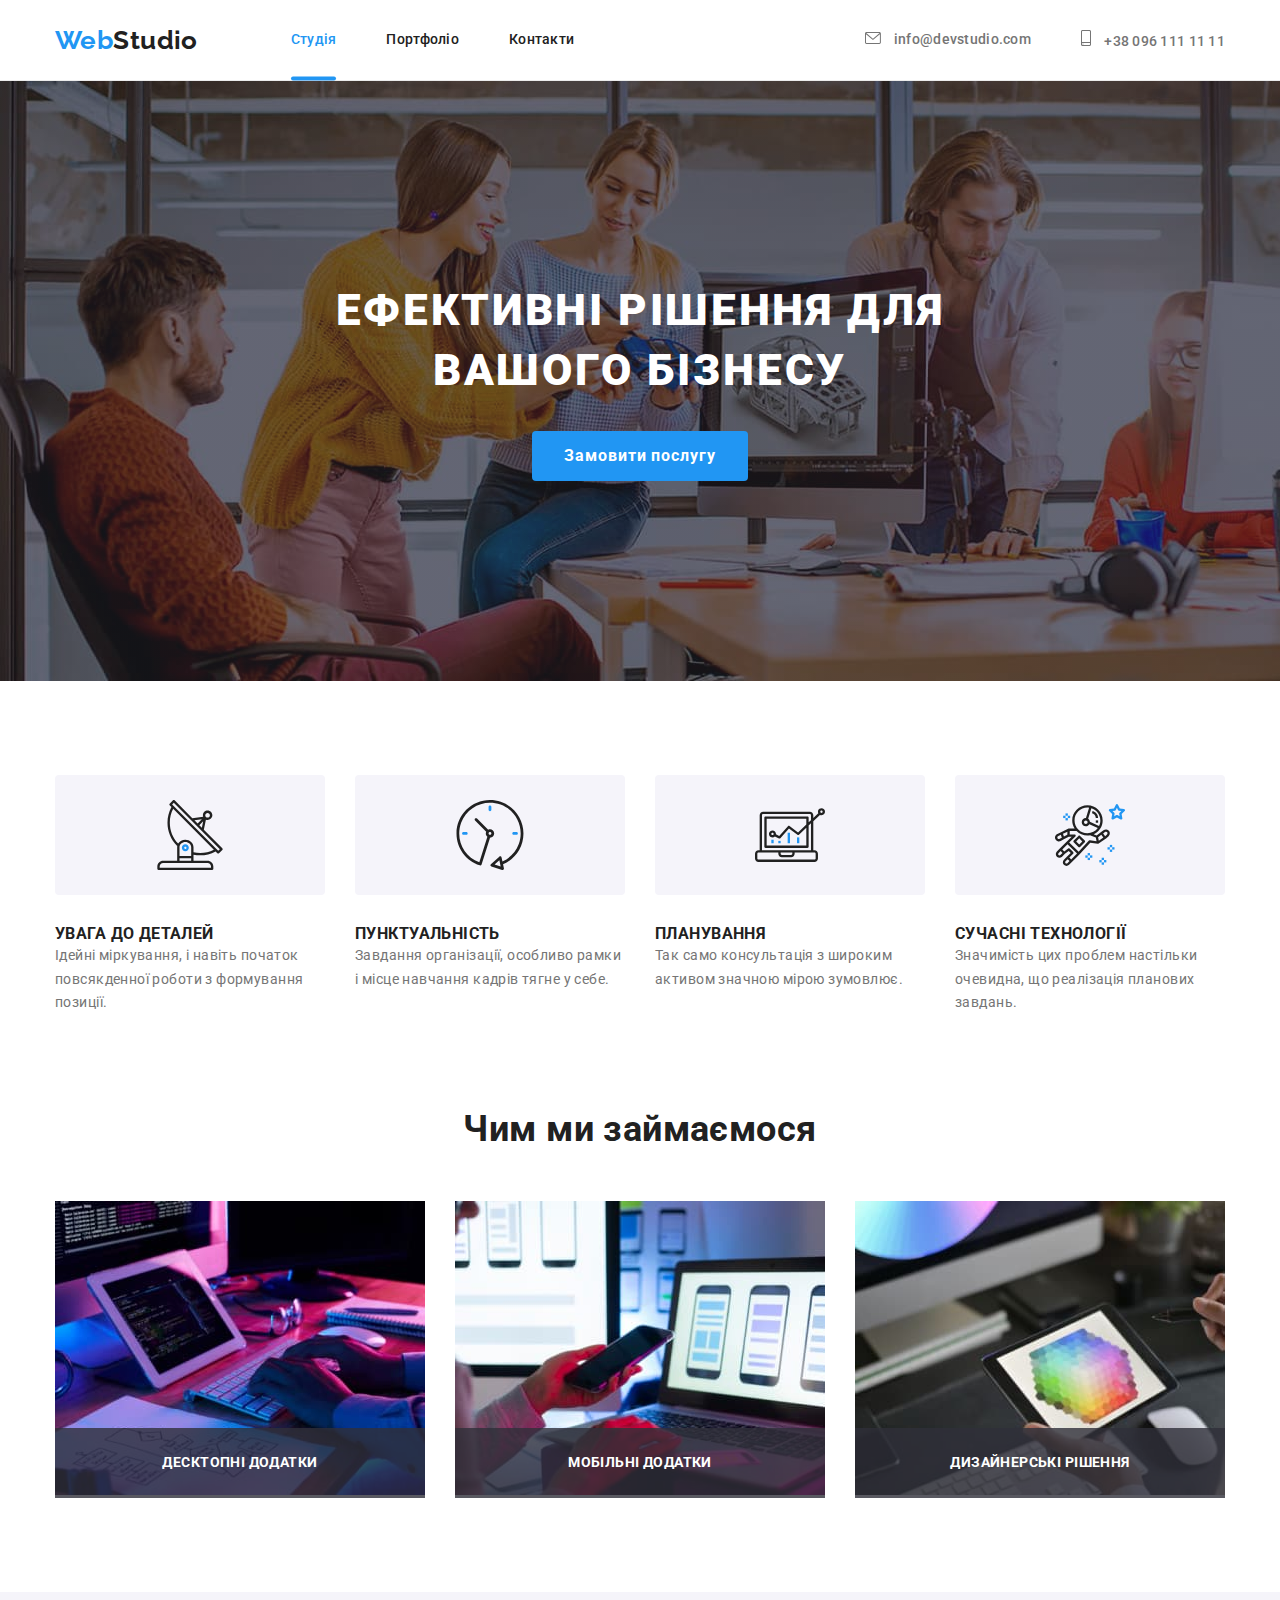
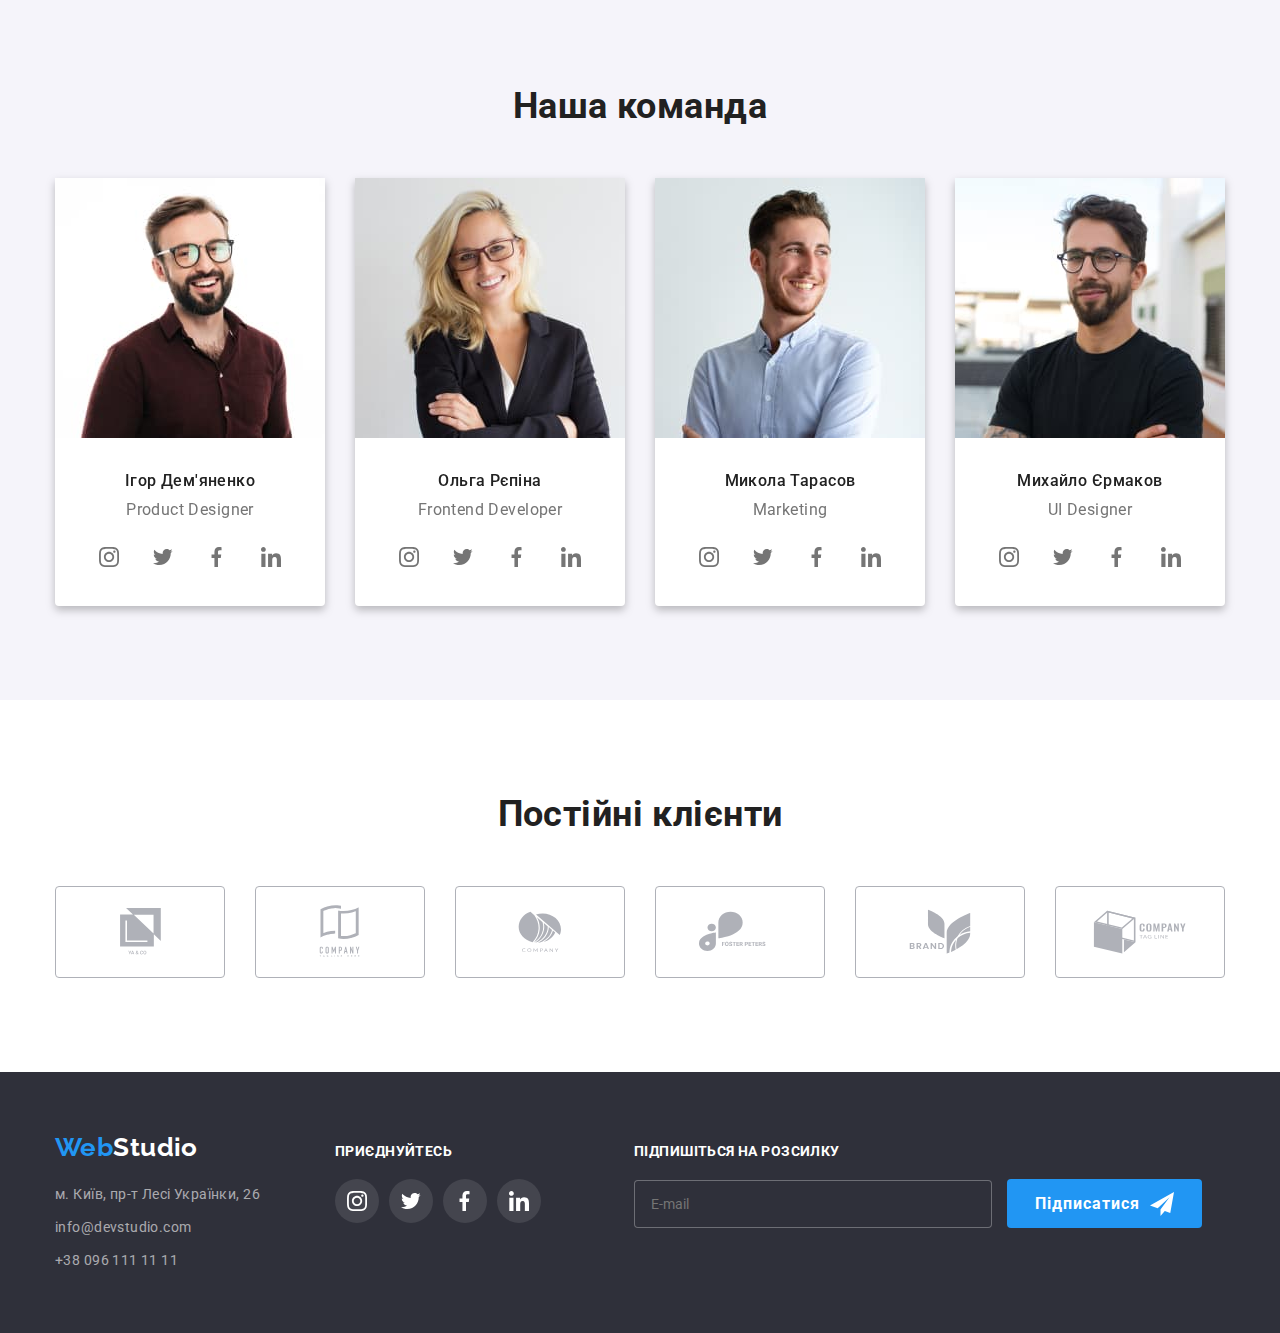
<file: index.html>
<!DOCTYPE html>
<html lang="uk">
  <head>
    <meta charset="UTF-8" />
    <meta http-equiv="X-UA-Compatible" content="IE=edge" />
    <meta name="viewport" content="width=device-width, initial-scale=1.0" />
    <title>Студія</title>

    <link rel="preconnect" href="https://fonts.googleapis.com" />
    <link rel="preconnect" href="https://fonts.gstatic.com" crossorigin />
    <link
      href="https://cdnjs.cloudflare.com/ajax/libs/modern-normalize/1.1.0/modern-normalize.css"
      rel="stylesheet"
    />
    <link
      href="https://fonts.googleapis.com/css2?family=Raleway:wght@700&family=Roboto:wght@400;500;700;900&display=swap"
      rel="stylesheet"
    />
    <link rel="stylesheet" href="./css/styles.css" />
    <link rel="stylesheet" href="./css/main.css" />
  </head>
  <body>
    <!--Шапка-->
    <header class="header">
      <div class="container page-header__container">
        <nav class="main-nav">
          <a href="./index.html" class="logo"><span class="logo--accent">Web</span>Studio</a>
          <ul class="site-nav list">
            <li class="site-nav__item">
              <a href="./index.html" class="site-nav__link--current">Студія</a>
            </li>
            <li class="site-nav__item">
              <a href="./portfolio.html" class="site-nav__link">Портфоліо</a>
            </li>
            <li class="site-nav__item"><a href="#" class="site-nav__link">Контакти</a></li>
          </ul>
        </nav>

        <ul class="address-list list">
          <li class="address-list__item">
            <a class="address-list__link" href="mailto:info@devstudio.com">
              <svg class="address-list__image" width="16px" height="12px">
                <use href="./images/symbol-defs.svg#mail"></use>
              </svg>
              info@devstudio.com
            </a>
          </li>
          <li class="address-list__item">
            <a class="address-list__link" href="tel:+380961111111">
              <svg class="address-list__image" width="10px" height="16px">
                <use href="./images/symbol-defs.svg#smartphone"></use>
              </svg>
              +38 096 111 11 11
            </a>
          </li>
        </ul>
      </div>
    </header>
    <!--Герой-->
    <main>
      <section class="hero">
        <h1 class="hero__title">Ефективні рішення для вашого бізнесу</h1>
        <button type="button" class="hero__button" data-modal-open>Замовити послугу</button>
        <div class="backdrop is-hidden" data-modal>
          <div class="modal">
            <button class="modal__button" type="button" data-modal-close>
              <img src="./images/Vector.png" alt="Закрити вікно" />
            </button>
            <h3 class="modal__title">Залиште свої дані, ми вам передзвонимо</h3>
            <form class="form">
              <div class="form__field">
                <label for="username" class="form__label"> Ім'я </label>

                <input type="text" name="username" class="form__input" id="username" />
                <svg width="15px" height="12px" class="form__icon">
                  <use href="./images/symbol-defs.svg#client"></use>
                </svg>
              </div>

              <div class="form__field">
                <label for="phone" class="form__label"> Телефон </label>
                <input type="tel" name="phone" class="form__input" id="phone" />
                <svg width="15px" height="12px" class="form__icon">
                  <use href="./images/symbol-defs.svg#client-phone"></use>
                </svg>
              </div>
              <div class="form__field">
                <label for="email" class="form__label"> Пошта </label>
                <input type="email" name="email" class="form__input" id="email" />
                <svg width="15px" height="12px" class="form__icon">
                  <use href="./images/symbol-defs.svg#client-mail"></use>
                </svg>
              </div>

              <div class="form__field form__field--container">
                <label for="feedback" class="form__label"> Коментар</label>
                <textarea
                  name="feedback"
                  rows="5"
                  placeholder="Введіть текст"
                  class="form__feedback"
                  id="feedback"
                ></textarea>
              </div>

              <div class="form__field form__field--contract">
                <label for="contract" class="form__label form__contract-label">
                  <input type="checkbox" name="contract" id="contract" class="form__checkbox" />
                  <span class="form__checkbox-icon"> </span>
                  Погоджуюся з розсилкою та приймаю &nbsp;
                  <a href="#" class="form__user-contract"> Умови договору</a></label
                >
              </div>

              <button type="submit" class="form__button">Відправити</button>
            </form>
          </div>
        </div>
      </section>
      <section class="section--zero-padding">
        <!--Переваги компанії-->
        <div class="container">
          <h2 class="visually-hidden">Переваги компанії</h2>
          <ul class="benefits-list">
            <li class="benefits-list__item">
              <div class="benefits-list__svg-item">
                <svg class="benefits-list__social-list__design-svg" width="70px" height="70px">
                  <use href="./images/symbol-defs.svg#antenna"></use>
                </svg>
              </div>
              <h3 class="benefits-list__title">УВАГА ДО ДЕТАЛЕЙ</h3>
              <p class="benefits-list__text">
                Ідейні міркування, і навіть початок повсякденної роботи з формування позиції.
              </p>
            </li>
            <li class="benefits-list__item">
              <div class="benefits-list__svg-item">
                <svg class="benefits-list__social-list__design-svg" width="70px" height="70px">
                  <use href="./images/symbol-defs.svg#clock"></use>
                </svg>
              </div>
              <h3 class="benefits-list__title">ПУНКТУАЛЬНІСТЬ</h3>
              <p class="benefits-list__text">
                Завдання організації, особливо рамки і місце навчання кадрів тягне у себе.
              </p>
            </li>
            <li class="benefits-list__item">
              <div class="benefits-list__svg-item">
                <svg class="benefits-list__social-list__design-svg" width="70px" height="70px">
                  <use href="./images/symbol-defs.svg#diagram"></use>
                </svg>
              </div>
              <h3 class="benefits-list__title">ПЛАНУВАННЯ</h3>
              <p class="benefits-list__text">
                Так само консультація з широким активом значною мірою зумовлює.
              </p>
            </li>
            <li class="benefits-list__item">
              <div class="benefits-list__svg-item">
                <svg class="benefits-list__social-list__design-svg" width="70px" height="70px">
                  <use href="./images/symbol-defs.svg#astronaut"></use>
                </svg>
              </div>
              <h3 class="benefits-list__title">СУЧАСНІ ТЕХНОЛОГІЇ</h3>
              <p class="benefits-list__text">
                Значимість цих проблем настільки очевидна, що реалізація планових завдань.
              </p>
            </li>
          </ul>
        </div>
      </section>
      <!--Чим ми займаємось-->

      <section class="section section--non-margin">
        <div class="container">
          <h2 class="section__title">Чим ми займаємося</h2>
          <ul class="pictures-list">
            <li class="pictures-list__item">
              <div class="pictures-list__product">
                <img src="./images/img1-1.jpg" alt="наша продукція" width="370" height="294" />
                <p class="pictures-list__text">Десктопні додатки</p>
              </div>
            </li>
            <li class="pictures-list__item">
              <div class="pictures-list__product">
                <img src="./images/img2.jpg" alt="наша продукція" width="370" height="294" />
                <p class="pictures-list__text">Мобільні додатки</p>
              </div>
            </li>
            <li class="pictures-list__item">
              <div class="pictures-list__product">
                <img src="./images/img3.jpg" alt="наша продукція" width="370" height="294" />
                <p class="pictures-list__text">Дизайнерські рішення</p>
              </div>
            </li>
          </ul>
        </div>
      </section>

      <!--Наші спеціалісти-->

      <section class="section--another-background">
        <div class="container">
          <h2 class="section__title">Наша команда</h2>
          <ul class="coworkers-list">
            <li class="coworkers-list__item">
              <div class="stuff-card">
                <img
                  src="./images/igordemyanenk.jpg"
                  alt="Фотографія Ігоря Дем'яненка"
                  width="270"
                  height="260"
                  class="stuff-card__image"
                />

                <h3 class="stuff-card__title">Ігор Дем'яненко</h3>
                <p lang="en" class="stuff-card__text">Product Designer</p>
                <ul class="social-list">
                  <li class="social-list__item">
                    <a href="" class="social-list__link">
                      <svg class="social-list__design-svg" width="20px" height="20px">
                        <use href="./images/symbol-defs.svg#instagram"></use>
                      </svg>
                    </a>
                  </li>
                  <li class="social-list__item">
                    <a href="" class="social-list__link">
                      <svg class="social-list__design-svg" width="20px" height="20px">
                        <use href="./images/symbol-defs.svg#twitter"></use>
                      </svg>
                    </a>
                  </li>
                  <li class="social-list__item">
                    <a href="" class="social-list__link">
                      <svg class="social-list__design-svg" width="20px" height="20px">
                        <use href="./images/symbol-defs.svg#facebook"></use>
                      </svg>
                    </a>
                  </li>
                  <li class="social-list__item">
                    <a href="" class="social-list__link">
                      <svg class="social-list__design-svg" width="20px" height="20px">
                        <use href="./images/symbol-defs.svg#linkedin"></use>
                      </svg>
                    </a>
                  </li>
                </ul>
              </div>
            </li>
            <li class="coworkers-list__item">
              <div class="stuff-card">
                <img
                  src="./images/olgarеpіn.jpg"
                  alt="Фотографія Ольги Репіной"
                  width="270"
                  height="260"
                  class="stuff-card__image"
                />
                <h3 class="stuff-card__title">Ольга Рєпіна</h3>
                <p lang="en" class="stuff-card__text">Frontend Developer</p>
                <ul class="social-list">
                  <li class="social-list__item">
                    <a href="" class="social-list__link">
                      <svg class="social-list__design-svg" width="20px" height="20px">
                        <use href="./images/symbol-defs.svg#instagram"></use>
                      </svg>
                    </a>
                  </li>
                  <li class="social-list__item">
                    <a href="" class="social-list__link">
                      <svg class="social-list__design-svg" width="20px" height="20px">
                        <use href="./images/symbol-defs.svg#twitter"></use>
                      </svg>
                    </a>
                  </li>
                  <li class="social-list__item">
                    <a href="" class="social-list__link">
                      <svg class="social-list__design-svg" width="20px" height="20px">
                        <use href="./images/symbol-defs.svg#facebook"></use>
                      </svg>
                    </a>
                  </li>
                  <li class="social-list__item">
                    <a href="" class="social-list__link">
                      <svg class="social-list__design-svg" width="20px" height="20px">
                        <use href="./images/symbol-defs.svg#linkedin"></use>
                      </svg>
                    </a>
                  </li>
                </ul>
              </div>
            </li>
            <li class="coworkers-list__item">
              <div class="stuff-card">
                <img
                  src="./images/mikolataraso.jpg"
                  alt="Фотографія Миколи Тарасова"
                  width="270"
                  height="260"
                  class="stuff-card__image"
                />
                <h3 class="stuff-card__title">Микола Тарасов</h3>
                <p lang="en" class="stuff-card__text">Marketing</p>
                <ul class="social-list">
                  <li class="social-list__item">
                    <a href="" class="social-list__link">
                      <svg class="social-list__design-svg" width="20px" height="20px">
                        <use href="./images/symbol-defs.svg#instagram"></use>
                      </svg>
                    </a>
                  </li>
                  <li class="social-list__item">
                    <a href="" class="social-list__link">
                      <svg class="social-list__design-svg" width="20px" height="20px">
                        <use href="./images/symbol-defs.svg#twitter"></use>
                      </svg>
                    </a>
                  </li>
                  <li class="social-list__item">
                    <a href="" class="social-list__link">
                      <svg class="social-list__design-svg" width="20px" height="20px">
                        <use href="./images/symbol-defs.svg#facebook"></use>
                      </svg>
                    </a>
                  </li>
                  <li class="social-list__item">
                    <a href="" class="social-list__link">
                      <svg class="social-list__design-svg" width="20px" height="20px">
                        <use href="./images/symbol-defs.svg#linkedin"></use>
                      </svg>
                    </a>
                  </li>
                </ul>
              </div>
            </li>
            <li class="coworkers-list__item">
              <div class="stuff-card">
                <img
                  src="./images/mihajloyermako.jpg"
                  alt="Фотографія Михайла Єрмакова"
                  width="270"
                  height="260"
                  class="stuff-card__image"
                />
                <h3 class="stuff-card__title">Михайло Єрмаков</h3>
                <p lang="en" class="stuff-card__text">UI Designer</p>
                <ul class="social-list">
                  <li class="social-list__item">
                    <a href="" class="social-list__link">
                      <svg class="social-list__design-svg" width="20px" height="20px">
                        <use href="./images/symbol-defs.svg#instagram"></use>
                      </svg>
                    </a>
                  </li>
                  <li class="social-list__item">
                    <a href="" class="social-list__link">
                      <svg class="social-list__design-svg" width="20px" height="20px">
                        <use href="./images/symbol-defs.svg#twitter"></use>
                      </svg>
                    </a>
                  </li>
                  <li class="social-list__item">
                    <a href="" class="social-list__link">
                      <svg class="social-list__design-svg" width="20px" height="20px">
                        <use href="./images/symbol-defs.svg#facebook"></use>
                      </svg>
                    </a>
                  </li>
                  <li class="social-list__item">
                    <a href="" class="social-list__link">
                      <svg class="social-list__design-svg" width="20px" height="20px">
                        <use href="./images/symbol-defs.svg#linkedin"></use>
                      </svg>
                    </a>
                  </li>
                </ul>
              </div>
            </li>
          </ul>
        </div>
      </section>
      <section class="section">
        <div class="container">
          <h2 class="section__title">Постійні клієнти</h2>
          <ul class="clients-list">
            <li class="clients-list__item">
              <a class="clients-list__link" href="# "
                ><svg class="clients-list__icon" width="41" height="46.7">
                  <use href="./images/symbol-defs.svg#c1"></use>
                </svg>
              </a>
            </li>
            <li class="clients-list__item">
              <a class="clients-list__link" href="#">
                <svg class="clients-list__icon" width="106" height="60">
                  <use href="./images/symbol-defs.svg#c2"></use>
                </svg>
              </a>
            </li>
            <li class="clients-list__item">
              <a class="clients-list__link" href="#"
                ><svg class="clients-list__icon" width="43.46" height="41.18">
                  <use href="./images/symbol-defs.svg#c3"></use>
                </svg>
              </a>
            </li>
            <li class="clients-list__item">
              <a class="clients-list__link" href="#"
                ><svg class="clients-list__icon" width="84.44" height="40.62">
                  <use href="./images/symbol-defs.svg#c4"></use>
                </svg>
              </a>
            </li>
            <li class="clients-list__item">
              <a class="clients-list__link" href="#"
                ><svg class="clients-list__icon" width="62.54" height="45.43">
                  <use href="./images/symbol-defs.svg#c5"></use>
                </svg>
              </a>
            </li>
            <li class="clients-list__item">
              <a class="clients-list__link" href=""
                ><svg class="clients-list__icon" width="93.79" height="43.93">
                  <use href="./images/symbol-defs.svg#c6"></use>
                </svg>
              </a>
            </li>
          </ul>
        </div>
      </section>
    </main>
    <!--Футер-->

    <footer class="footer">
      <div class="container footer__flex-container">
        <div class="footer__navigation">
          <a href="./index.html" class="footer__logo"
            ><span class="logo--accent">Web</span>Studio</a
          >

          <address class="footer__address">
            <ul class="list">
              <li class="footer__item">
                <a href="#" class="footer__link"> м. Київ, пр-т Лесі Українки, 26</a>
              </li>
              <li class="footer__item">
                <a href="mailto:info@devstudio.com" class="footer__link">info@devstudio.com</a>
              </li>
              <li class="footer__item">
                <a href="tel:+380961111111" class="footer__link">+38 096 111 11 11</a>
              </li>
            </ul>
          </address>
        </div>
        <div class="footer__agitation">
          <p class="agitation">приєднуйтесь</p>
          <ul class="social-list">
            <li class="social-list__item">
              <a href="" class="social-list__link">
                <svg class="social-list__design-svg" width="20px" height="20px">
                  <use href="./images/symbol-defs.svg#instagram"></use>
                </svg>
              </a>
            </li>
            <li class="social-list__item">
              <a href="" class="social-list__link">
                <svg class="social-list__design-svg" width="20px" height="20px">
                  <use href="./images/symbol-defs.svg#twitter"></use>
                </svg>
              </a>
            </li>
            <li class="social-list__item">
              <a href="" class="social-list__link">
                <svg class="social-list__design-svg" width="20px" height="20px">
                  <use href="./images/symbol-defs.svg#facebook"></use>
                </svg>
              </a>
            </li>
            <li class="social-list__item">
              <a href="" class="social-list__link">
                <svg class="social-list__design-svg" width="20px" height="20px">
                  <use href="./images/symbol-defs.svg#linkedin"></use>
                </svg>
              </a>
            </li>
          </ul>
        </div>
        <div class="sign-up">
          <form class="footer-form">
            <label for="sign-up" class="sign-up__label">Підпишіться на розсилку</label>
            <div class="sign-up__input-container">
              <input
                type="email"
                placeholder="E-mail"
                name="sign-up"
                id="sign-up"
                class="sign-up__input"
              />
              <button type="submit" class="sign-up__button">
                Підписатися
                <svg viewBox="0 0 24 24" width="24" height="24" class="sign-up__icon">
                  <use href="./images/symbol-defs.svg#telegram"></use>
                </svg>
              </button>
            </div>
          </form>
        </div>
      </div>
    </footer>
    <script src="./js/modal.js"></script>
    <script>
      (() => {
        document.querySelector('.modal-form').addEventListener('submit', e => {
          e.preventDefault();

          new FormData(e.currentTarget).forEach((value, name) => console.log(`${name}: ${value}`));

          e.currentTarget.reset();
        });
      })();
    </script>
  </body>
</html>
</file>
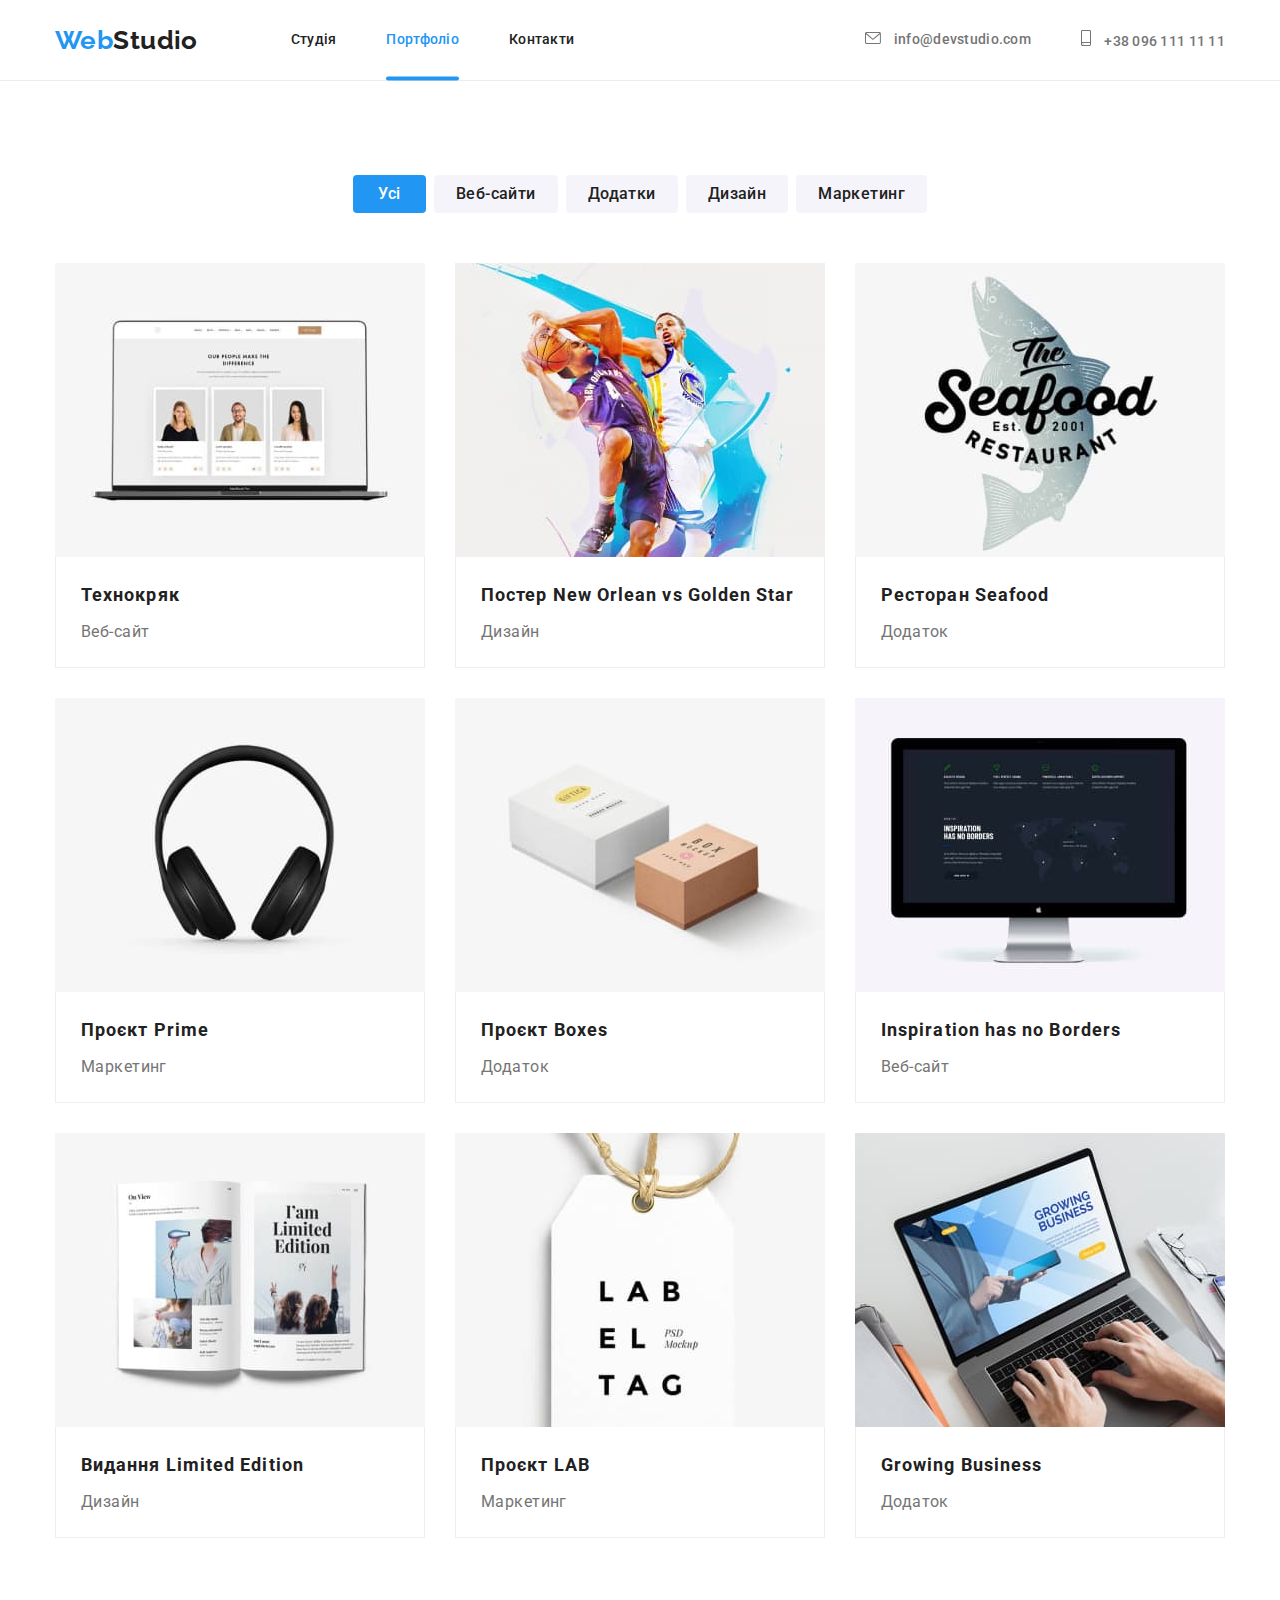
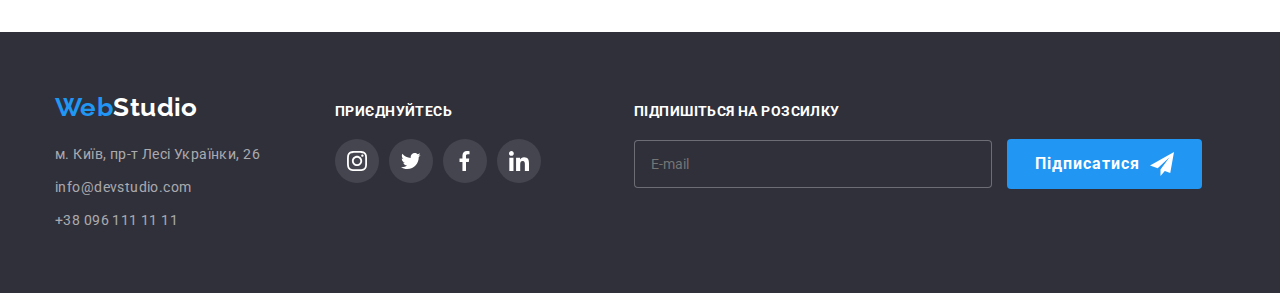
<file: portfolio.html>
<!DOCTYPE html>
<html lang="uk">
  <head>
    <meta charset="UTF-8" />
    <meta http-equiv="X-UA-Compatible" content="IE=edge" />
    <meta name="viewport" content="width=device-width, initial-scale=1.0" />
    <title>Портфоліо</title>
    <link rel="preconnect" href="https://fonts.googleapis.com" />
    <link rel="preconnect" href="https://fonts.gstatic.com" crossorigin />

    <link
      rel="stylesheet"
      href="https://cdnjs.cloudflare.com/ajax/libs/modern-normalize/1.1.0/modern-normalize.css"
    />
    <link
      href="https://fonts.googleapis.com/css2?family=Raleway:wght@700&family=Roboto:wght@400;500;700;900&display=swap"
      rel="stylesheet"
    />
    <link rel="stylesheet" href="./css/main.css" />
  </head>
  <body>
    <!--Шапка-->
    <header class="header">
      <div class="container page-header__container">
        <nav class="main-nav">
          <a href="./index.html" class="logo"><span class="logo--accent">Web</span>Studio</a>
          <ul class="site-nav list">
            <li class="site-nav__item">
              <a href="./index.html" class="site-nav__link">Студія</a>
            </li>
            <li class="site-nav__item">
              <a href="./portfolio.html" class="site-nav__link--current">Портфоліо</a>
            </li>
            <li class="site-nav__item"><a href="#" class="site-nav__link">Контакти</a></li>
          </ul>
        </nav>

        <ul class="address-list list">
          <li class="address-list__item">
            <a class="address-list__link" href="mailto:info@devstudio.com">
              <svg class="address-list__image" width="16px" height="12px">
                <use href="./images/symbol-defs.svg#mail"></use>
              </svg>
              info@devstudio.com
            </a>
          </li>
          <li class="address-list__item">
            <a class="address-list__link" href="tel:+380961111111">
              <svg class="address-list__image" width="10px" height="16px">
                <use href="./images/symbol-defs.svg#smartphone"></use>
              </svg>
              +38 096 111 11 11
            </a>
          </li>
        </ul>
      </div>
    </header>

    <main>
      <!-- Список фільтрів -->
      <section class="section">
        <div class="container">
          <h1 class="visually-hidden">Портфоліо</h1>
          <ul class="filter-list">
            <li class="filter-list__item">
              <button type="button" class="current-button">Усі</button>
            </li>
            <li class="filter-list__item">
              <button type="button" class="button">Веб-сайти</button>
            </li>
            <li class="filter-list__item"><button type="button" class="button">Додатки</button></li>
            <li class="filter-list__item"><button type="button" class="button">Дизайн</button></li>
            <li class="filter-list__item">
              <button type="button" class="button">Маркетинг</button>
            </li>
          </ul>

          <ul class="work-list">
            <li class="work-list__item">
              <a href="" class="product__link"
                ><div class="product__overlay">
                  <img
                    class="product__image"
                    src="./images/tehno.jpg"
                    alt="Технокряк"
                    width="370"
                    height="294"
                  />
                  <p class="product__overlay-text">
                    Ресурс пропонує комплексні пропозиції з різним рівнем функціоналу та сервісів.
                    Все це дозволить відвідувачу отримати вичерпні відомості про компанію чи
                    приватну особу.
                  </p>
                </div>

                <div class="product__text-container">
                  <h2 class="product__title">Технокряк</h2>
                  <p class="product__text">Веб-сайт</p>
                </div></a
              >
            </li>
            <li class="work-list__item">
              <a href="" class="product__link"
                ><div class="product__overlay">
                  <img
                    class="product__image"
                    src="./images/orlean.jpg"
                    alt="Постер Новий Орлеан"
                    width="370"
                    height="294"
                  />
                  <p class="product__overlay-text">
                    Ресурс пропонує комплексні пропозиції з різним рівнем функціоналу та сервісів.
                    Все це дозволить відвідувачу отримати вичерпні відомості про компанію чи
                    приватну особу.
                  </p>
                </div>

                <div class="product__text-container">
                  <h2 class="product__title">Постер New Orlean vs Golden Star</h2>
                  <p class="product__text">Дизайн</p>
                </div></a
              >
            </li>
            <li class="work-list__item">
              <a href="" class="product__link"
                ><div class="product__overlay">
                  <img
                    class="product__image"
                    src="./images/seafood.jpg"
                    alt="Ресторан"
                    width="370"
                    height="294"
                  />
                  <p class="product__overlay-text">
                    Ресурс пропонує комплексні пропозиції з різним рівнем функціоналу та сервісів.
                    Все це дозволить відвідувачу отримати вичерпні відомості про компанію чи
                    приватну особу.
                  </p>
                </div>

                <div class="product__text-container">
                  <h2 class="product__title">Ресторан Seafood</h2>
                  <p class="product__text">Додаток</p>
                </div></a
              >
            </li>
            <li class="work-list__item">
              <a href="" class="product__link"
                ><div class="product__overlay">
                  <img
                    class="product__image"
                    src="./images/prime.jpg"
                    alt="Проект"
                    width="370"
                    height="294"
                  />
                  <p class="product__overlay-text">
                    Ресурс пропонує комплексні пропозиції з різним рівнем функціоналу та сервісів.
                    Все це дозволить відвідувачу отримати вичерпні відомості про компанію чи
                    приватну особу.
                  </p>
                </div>

                <div class="product__text-container">
                  <h2 class="product__title">Проєкт Prime</h2>
                  <p class="product__text">Маркетинг</p>
                </div></a
              >
            </li>
            <li class="work-list__item">
              <a href="" class="product__link"
                ><div class="product__overlay">
                  <img
                    class="product__image"
                    src="./images/boxes.jpg"
                    alt="Коробки"
                    width="370"
                    height="294"
                  />
                  <p class="product__overlay-text">
                    Ресурс пропонує комплексні пропозиції з різним рівнем функціоналу та сервісів.
                    Все це дозволить відвідувачу отримати вичерпні відомості про компанію чи
                    приватну особу.
                  </p>
                </div>

                <div class="product__text-container">
                  <h2 class="product__title">Проєкт Boxes</h2>
                  <p class="product__text">Додаток</p>
                </div></a
              >
            </li>
            <li class="work-list__item">
              <a href="" class="product__link"
                ><div class="product__overlay">
                  <img
                    class="product__image"
                    src="./images/borders.jpg"
                    alt="Натхнення не має меж"
                    width="370"
                    height="294"
                  />
                  <p class="product__overlay-text">
                    Ресурс пропонує комплексні пропозиції з різним рівнем функціоналу та сервісів.
                    Все це дозволить відвідувачу отримати вичерпні відомості про компанію чи
                    приватну особу.
                  </p>
                </div>

                <div class="product__text-container">
                  <h2 class="product__title">Inspiration has no Borders</h2>
                  <p class="product__text">Веб-сайт</p>
                </div></a
              >
            </li>
            <li class="work-list__item">
              <a href="" class="product__link"
                ><div class="product__overlay">
                  <img
                    class="product__image"
                    src="./images/edition.jpg"
                    alt="Обмежене видання"
                    width="370"
                    height="294"
                  />
                  <p class="product__overlay-text">
                    Ресурс пропонує комплексні пропозиції з різним рівнем функціоналу та сервісів.
                    Все це дозволить відвідувачу отримати вичерпні відомості про компанію чи
                    приватну особу.
                  </p>
                </div>

                <div class="product__text-container">
                  <h2 class="product__title">Видання Limited Edition</h2>
                  <p class="product__text">Дизайн</p>
                </div></a
              >
            </li>
            <li class="work-list__item">
              <a href="" class="product__link"
                ><div class="product__overlay">
                  <img
                    class="product__image"
                    src="./images/lab.jpg"
                    alt="Проект лаб"
                    width="370"
                    height="294"
                  />
                  <p class="product__overlay-text">
                    Ресурс пропонує комплексні пропозиції з різним рівнем функціоналу та сервісів.
                    Все це дозволить відвідувачу отримати вичерпні відомості про компанію чи
                    приватну особу.
                  </p>
                </div>
                <div class="product__text-container">
                  <h2 class="product__title">Проєкт LAB</h2>
                  <p class="product__text">Маркетинг</p>
                </div>
              </a>
            </li>
            <li class="work-list__item">
              <a class="product__link" href="">
                <div class="product__overlay">
                  <img
                    class="product__image"
                    src="./images/business.jpg"
                    alt="Зростаючий бізнес"
                    width="370"
                    height="294"
                  />
                  <p class="product__overlay-text">
                    Ресурс пропонує комплексні пропозиції з різним рівнем функціоналу та сервісів.
                    Все це дозволить відвідувачу отримати вичерпні відомості про компанію чи
                    приватну особу.
                  </p>
                </div>

                <div class="product__text-container">
                  <h2 class="product__title">Growing Business</h2>
                  <p class="product__text">Додаток</p>
                </div>
              </a>
            </li>
          </ul>
        </div>
      </section>
    </main>

    <!--Футер-->
    <footer class="footer">
      <div class="container footer__flex-container">
        <div class="footer__navigation">
          <a href="./index.html" class="footer__logo"
            ><span class="logo--accent">Web</span>Studio</a
          >

          <address class="footer__address">
            <ul class="list">
              <li class="footer__item">
                <a href="#" class="footer__link"> м. Київ, пр-т Лесі Українки, 26</a>
              </li>
              <li class="footer__item">
                <a href="mailto:info@devstudio.com" class="footer__link">info@devstudio.com</a>
              </li>
              <li class="footer__item">
                <a href="tel:+380961111111" class="footer__link">+38 096 111 11 11</a>
              </li>
            </ul>
          </address>
        </div>
        <div class="footer__agitation">
          <p class="agitation">приєднуйтесь</p>
          <ul class="social-list">
            <li class="social-list__item">
              <a href="" class="social-list__link">
                <svg class="social-list__design-svg" width="20px" height="20px">
                  <use href="./images/symbol-defs.svg#instagram"></use>
                </svg>
              </a>
            </li>
            <li class="social-list__item">
              <a href="" class="social-list__link">
                <svg class="social-list__design-svg" width="20px" height="20px">
                  <use href="./images/symbol-defs.svg#twitter"></use>
                </svg>
              </a>
            </li>
            <li class="social-list__item">
              <a href="" class="social-list__link">
                <svg class="social-list__design-svg" width="20px" height="20px">
                  <use href="./images/symbol-defs.svg#facebook"></use>
                </svg>
              </a>
            </li>
            <li class="social-list__item">
              <a href="" class="social-list__link">
                <svg class="social-list__design-svg" width="20px" height="20px">
                  <use href="./images/symbol-defs.svg#linkedin"></use>
                </svg>
              </a>
            </li>
          </ul>
        </div>
        <div class="sign-up">
          <form class="footer-form">
            <label for="sign-up" class="sign-up__label">Підпишіться на розсилку</label>
            <div class="sign-up__input-container">
              <input
                type="email"
                placeholder="E-mail"
                name="sign-up"
                id="sign-up"
                class="sign-up__input"
              />
              <button type="submit" class="sign-up__button">
                Підписатися
                <svg viewBox="0 0 24 24" width="24" height="24" class="sign-up__icon">
                  <use href="./images/symbol-defs.svg#telegram"></use>
                </svg>
              </button>
            </div>
          </form>
        </div>
      </div>
    </footer>
  </body>
</html>
</file>
<file: css/styles.css>
/* a {
  text-decoration: none;
  color: inherit;
}

ul {
  margin: 0px;
  padding: 0px;
  list-style: none;
}

h1,
h2,
h3 {
  margin: 0px;
}

p {
  margin: 0px;
}

:root {
  --primary-text-color: #212121;
  --secondary-text-color: #757575;
  --accent-text-color: #2196f3;
  --primary-white-color: #ffffff;
  --secondary-background-color: #f5f4fa;
  --footer-background-color: #2f303a;
  --adress-text-color: rgba(255, 255, 255, 0.6);
  --border-pramary-color: #ececec;
  --border-secondary-color: #afb1b8;
  --opacity-bgc: rgba(47, 48, 58, 0.4);
  --font-weight400: 400;
  --font-weight500: 500;
  --font-weight600: 600;
  --font-weight700: 700;
  --font-weight900: 900;
}

body {
  margin: 0;
  background-color: var(--primary-white-color);
  color: var(--primary-text-color);

  font-family: Roboto, sans-serif;
  font-size: 14px;
  letter-spacing: 0.03em;
} */
/* logo */

/* .logo {
  margin-right: 93px;

  color: var(--primary-text-color);
  font-family: Raleway, sans-serif;
  font-weight: var(--font-weight700);
  font-size: 26px;
  line-height: 1.19;
  transition: color 250ms cubic-bezier(0.4, 0, 0.2, 1);
}

.footer__logo {
  display: block;
  color: var(--primary-white-color);

  font-family: Raleway, sans-serif;
  font-weight: var(--font-weight700);
  font-size: 26px;
  line-height: 1.19;
  margin-bottom: 20px;
  transition: color 250ms cubic-bezier(0.4, 0, 0.2, 1);
} */

/* .site-nav__link:hover,
.site-nav__link:focus,
.site-nav__link--current, */
/* .address-list__link:hover,
.address-list__link:focus, */
/* .site-nav__link, */
/* .logo--accent,
.logo:hover,
.logo:focus, */

/* .footer__logo:hover,
/* .footer__logo:focus  */
/* {
  color: var(--accent-text-color);
}
*/

/* .footer-link:hover,
.footer-link:focus {
  color: var(--primary-white-color);
} */

/* .address-list__link:hover svg,
.address-list__link:focus svg {
  fill: var(--accent-text-color);
} */
/* site-nav */

/* .container {
  margin-left: auto;
  margin-right: auto;
  padding-left: 15px;
  padding-right: 15px;

  width: 1200px;
} */

/* .site-nav__item:not(:last-child) {
  margin-right: 50px;
} */
/* .main-nav {
  display: flex;

  align-items: center;
} */

/* .header {
  border: 1px solid var(--border-pramary-color);

  border-style: none none solid none;
} */

/* .page-header__container {
  display: flex;
  align-items: center;
} */

/* .site-nav__link--current {
  position: relative;

  display: block;
  padding-top: 30px;
  padding-bottom: 30px;
} */

/* .site-nav__link--current::after {
  position: absolute;
  left: 0;
  bottom: 0;
  transform: translate(0%, 60%);

  display: block;
  content: '';
  width: 100%;
  height: 4px;
  background-color: var(--accent-text-color);
  border-radius: 2px;
} */

/* .site-nav {
  font-weight: var(--font-weight500);
  font-size: 14px;
  line-height: 1.14;
  letter-spacing: 0.02em;

  display: flex;
} */
/* .site-nav__link {
  display: block;
  padding-top: 30px;
  padding-bottom: 30px;
} */

/* .address-list__item,
.site-nav__link {
  /* color: var(--primary-text-color);
  transition: color 250ms cubic-bezier(0.4, 0, 0.2, 1);
} */

/* address */
/* .address-list {
  display: flex;
  margin-left: auto;

  font-weight: 500;
  font-size: 14px;
  line-height: 1.14;
  letter-spacing: 0.02em;
}

.address-list__link {
  display: block;
  padding-top: 30px;
  padding-bottom: 30px;

  color: var(--secondary-text-color);
  transition: color 250ms cubic-bezier(0.4, 0, 0.2, 1);
}
.address-list__image {
  margin-right: 10px;
  fill: var(--secondary-text-color);
  transition: fill 250ms cubic-bezier(0.4, 0, 0.2, 1);
}

.address-list__item {
  display: inline-flex;
  align-items: center;
  justify-content: center;
}

.address-list__item:not(:last-child) {
  margin-right: 50px;
} */

/* hero */
/* .hero {
  margin-left: auto;
  margin-right: auto;
  padding-top: 200px;
  padding-bottom: 200px;

  background-color: var(--opacity-bgc);
  background-image: linear-gradient(to right, rgba(47, 48, 58, 0.4), rgba(47, 48, 58, 0.4)),
    url(../images/hero.jpg);

  max-width: 1600px;
  height: 600px;
  text-align: center;
} */
/* .hero__title {
  margin-left: auto;
  margin-right: auto;
  margin-bottom: 30px;
  margin-top: 0px;

  width: 696px;
  height: 120px;
  color: var(--primary-white-color);
  font-weight: var(--font-weight900);
  font-size: 44px;
  line-height: 1.36;

  letter-spacing: 0.06em;
  text-transform: uppercase;
  text-align: center;
} */

/* .form {
  margin-left: auto;
  margin-right: auto;
}

.form__field {
  display: flex;

  flex-direction: column;
  position: relative;

  margin-bottom: 10px;
  text-align: left;
}

.form__label {
  font-size: 12px;
  line-height: 14px;
  color: #757575;
}

.form__input {
  padding-top: 10px;
  padding-bottom: 10px;
  padding-left: 42px;

  border-radius: 4px;
  border: 1px solid rgba(33, 33, 33, 0.2);
  transition: border 250ms cubic-bezier(0.4, 0, 0.2, 1);
}

.form__field .form__input:focus,
.form__field .form__input:hover {
  outline: none;

  border: 1px solid rgba(33, 150, 243, 1);
}

.form__field .form__input:focus ~ svg,
.form__field .form__input:hover ~ svg {
  fill: var(--accent-text-color);
}

.form__user-contract {
  color: #2196f3;
  text-decoration: underline;
}
.form__field--container {
  margin-bottom: 20px;
}

.form__feedback {
  resize: none;
  padding: 12px 16px;
  min-width: 448px;
  min-height: 120px;
  border-radius: 4px;
  border: 1px solid rgba(33, 33, 33, 0.2);
  transition: border 250ms cubic-bezier(0.4, 0, 0.2, 1);
}

.form__feedback::placeholder {
  color: rgba(117, 117, 117, 0.5);
  font-size: 12px;
  line-height: 14px;
}

.form__feedback:focus,
.form__feedback:hover {
  outline: none;
  border: 1px solid rgba(33, 150, 243, 1);
} */

/* .backdrop.is-hidden {
  opacity: 0;
  pointer-events: none;
} */

/* .form__button {
  background-color: var(--accent-text-color);
  color: var(--primary-white-color);
  padding: 10px 52px;
  border-radius: 4px;
  border: 0px;
  cursor: pointer;
  font-weight: var(--font-weight700);
  font-size: 16px;
  letter-spacing: 0.06em;
  line-height: 160%;
} */
/* 
.backdrop.is-hidden .modal {
  transform: translate(-50%, -50%) scale(0.5);
}

.modal__title {
  font-weight: bold;
  font-size: 20px;
  line-height: 23px;
  margin-top: 0;
  margin-bottom: 12px;

  text-align: Center;
  vertical-align: Top;
  letter-spacing: 0.03em;
}

.backdrop {
  position: fixed;
  top: 0;
  left: 0;

  z-index: 2;

  width: 100%;
  height: 100%;
  background: rgba(0, 0, 0, 0.2);
  opacity: 1;
  transition: opacity 250ms cubic-bezier(0.4, 0, 0.2, 1);
}
.modal {
  position: absolute;
  top: 50%;
  left: 50%;
  transform: translate(-50%, -50%) scale(1);
  transition: transform 250ms cubic-bezier(0.4, 0, 0.2, 1);

  padding: 40px;
  min-width: 528px;
  min-height: 581px;

  background-color: var(--primary-white-color);
  border-radius: 4px;
} */
/* 
.form__icon {
  position: absolute;
  bottom: 14px;
  left: 13.5px;
  z-index: 3;
  transition: fill 250ms cubic-bezier(0.4, 0, 0.2, 1);
}

.form__field--contract {
  margin-bottom: 30px;
}

.form__contract-label {
  display: flex;
  align-items: center;
  justify-content: center;
  font-size: 14px;
  line-height: 24px;
  font-weight: var(--font-weight400);

  letter-spacing: 0.03em;
}

.form__checkbox-icon {
  display: inline-block;
  width: 16px;
  height: 15px;
  margin-right: 7px;
  border: 2px solid rgba(33, 33, 33, 1);
  border-radius: 4px;
}

.form__checkbox {
  -webkit-appearance: none;
  -moz-appearance: none;
  appearance: none;
  position: absolute;
}

.form__checkbox:checked + .form__checkbox-icon {
  background-color: var(--accent-text-color);
  background-image: url(../images/contractt.svg);
  background-size: contain;
  background-repeat: no-repeat;
  background-origin: border-box;
  border: 2px solid var(--accent-text-color);
} */

/* section */
/* 
.section {
  padding-bottom: 94px;
  padding-top: 94px;
}

.section--non-margin {
  margin-bottom: 0;
}

.section--zero-padding {
  padding-top: 94px;
}

.section--another-background {
  padding-bottom: 94px;
  padding-top: 94px;
  background-color: var(--secondary-background-color);
}

.section__title {
  margin-top: 0;
  margin-bottom: 50px;
  font-weight: var(--font-weight700);
  font-size: 36px;
  line-height: 1.16;
  text-align: center;
} */

/* benefits */
/* 
.benefits-list__title {
  font-weight: var(--font-weight700);
  line-height: 1.14;
  text-transform: uppercase;
}

.benefits-list {
  display: flex;
  flex-wrap: wrap;
}
.benefits-list__item {
  width: calc((100% - 90px) / 4);
  box-sizing: content-box;
}

.benefits-list__item:not(:last-child) {
  margin-right: 30px;
}

.benefits-list__svg-item {
  display: flex;
  align-items: center;
  justify-content: center;
  margin-bottom: 30px;
  width: 270px;
  height: 120px;
  background-color: var(--secondary-background-color);
  border-radius: 4px;
} */

/* .benefits-list__item:before {
  display: block;
  margin-bottom: 30px;
  content: '';
  height: 120px;

  background-size: contain;
  background-repeat: no-repeat;
  background-position: center;
  background-color: var(--secondary-background-color);
}

.benefits-list__item:nth-child(1)::before {
  background-image: url(../images/antenn.svg);
}

.benefits-list__item:nth-child(2)::before {
  background-image: url(../images/clock.svg);
}
.benefits-list__item:nth-child(3)::before {
  background-image: url(../images/diagram.svg);
}

.benefits-list__item:nth-child(4)::before {
  background-image: url(../images/astronaut.svg);
}

.benefits-list__item:not(:last-child) {
  margin-right: 30px;
} */

/* .benefits-list__text {
  color: var(--secondary-text-color);
  line-height: 1.71;
  margin-top: 0;
  margin-bottom: 0;
} */
/* 
.pictures-list {
  display: flex;
}

.pictures-list__item {
  width: calc((100%-60px) / 3);
}

.pictures-list__item:not(:last-child) {
  margin-right: 30px;
}

.pictures-list__product {
  position: relative;
}

.pictures-list__text {
  position: absolute;
  bottom: 0;
  left: 0;

  display: block;
  width: 100%;
  height: 70px;
  margin: 0;
  padding: 27px;

  color: var(--primary-white-color);
  font-weight: 700;
  line-height: 1.14;
  text-transform: uppercase;
  text-align: center;
  background-color: rgba(47, 48, 58, 0.8);
} */
/* coworkers list */
/* 
.coworkers-list {
  display: flex;
}
.coworkers-list__item {
  width: calc((100%-90px) / 4);
}
.coworkers-list__item:not(:last-child) {
  margin-right: 30px;
} */
/* 
.stuff-card__title {
  font-weight: var(--font-weight500);
  font-size: 16px;
  line-height: 1.19;
  text-align: center;
  margin-bottom: 10px;
}

.stuff-card {
  width: 270px;
  height: 428px;
  z-index: 1;

  background-color: var(--primary-white-color);
  filter: drop-shadow(0px 4px 4px rgba(0, 0, 0, 0.25));
  border-radius: 0px 0px 4px 4px;
}

.stuff-card__text {
  margin-top: 0;
  margin-bottom: 30;
  color: var(--secondary-text-color);
  font-size: 16px;
  line-height: 1.19;
  text-align: center;
  padding-bottom: 16px;
}

.stuff-card__image {
  margin-bottom: 30px;
} */

/* clients list */

/* .clients-list {
  display: flex;
  justify-content: space-between;
  margin-left: auto;
  margin-right: auto;

  align-items: center;
}

.clients-list__item {
  width: calc((100%-150px) / 6);
}

.clients-list__item:not(:last-child) {
  margin-right: 30px;
}
.clients-list__link {
  display: inline-flex;
  align-items: center;
  justify-content: space-between;

  width: 170px;
  height: 92px;
  align-items: center;
  border: 1px solid var(--border-secondary-color);
  border-radius: 4px;
  transition: border-color 250ms cubic-bezier(0.4, 0, 0.2, 1);
}

.clients-list__icon {
  fill: var(--border-secondary-color);
  margin-left: auto;
  margin-right: auto;
  transition: fill 250ms cubic-bezier(0.4, 0, 0.2, 1);
}

.clients-list__link:hover,
.clients-list__link:focus {
  border-color: var(--accent-text-color);
  outline: none;
}

.clients-list__link:hover svg,
.clients-list__link:focus svg {
  fill: var(--accent-text-color);
} */

/* button */

/* .hero__button {
  color: var(--primary-white-color);
  background-color: var(--accent-text-color);
  cursor: pointer;
  display: inline-block;
  padding: 10px 32px;
  border-radius: 4px;
  font-family: inherit;
  font-weight: var(--font-weight700);
  font-size: 16px;
  line-height: 1.88;
  letter-spacing: 0.06em;
  border: 0px;
} */

/* .button {
  color: var(--primary-text-color);
  background-color: var(--secondary-background-color);
  border: 0cm;
  cursor: pointer;
  display: inline-block;
  border-radius: 4px;
  padding: 6px 22px;
  min-width: 73px;

  font-family: inherit;
  font-weight: var(--font-weight500);
  font-size: 16px;
  line-height: 1.62;
  letter-spacing: inherit;
  text-align: center;
  transition: background-color 250ms cubic-bezier(0.4, 0, 0.2, 1),
    color 250ms cubic-bezier(0.4, 0, 0.2, 1);
}

.current-button,
.button:hover,
.button:focus {
  color: var(--primary-white-color);
  background-color: var(--accent-text-color);
  border: 0cm;
  cursor: pointer;
  display: inline-block;
  border-radius: 4px;
  padding: 6px 22px;
  min-width: 73px;

  font-family: inherit;
  font-weight: var(--font-weight500);
  font-size: 16px;
  line-height: 1.62;
  letter-spacing: inherit;
  text-align: center;
} */

/* .modal__button {
  position: absolute;
  top: 8px;
  right: 8px;

  cursor: pointer;
  background-color: var(--primary-white-color);
  width: 30px;
  height: 30px;
  border-radius: 50%;
  border: solid 1px var(--border-secondary-color);
} */

/* footer */
/* .footer {
  display: flex;
  justify-content: flex-start;
  background-color: var(--footer-background-color);
  letter-spacing: 0.03em;
  padding-top: 60px;
  padding-bottom: 60px;
}

.footer .item:not(:last-child) {
  margin-bottom: 9px;
}

.footer-link {
  color: var(--adress-text-color);
  transition: color 250ms cubic-bezier(0.4, 0, 0.2, 1);
}

.footer .link {
  color: var(--primary-white-color);
}

.footer__address {
  font-size: 14px;
  line-height: 1.71;

  font-style: normal;
} */
/* 
.visually-hidden {
  position: absolute;
  width: 1px;
  height: 1px;
  margin: -1px;
  border: 0;
  padding: 0;
  white-space: nowrap;
  clip-path: inset(100%);
  clip: rect(0 0 0 0);
  overflow: hidden;
} */

/* .agitation {
  color: var(--primary-white-color);
  font-weight: var(--font-weight700);
  text-transform: uppercase;
  letter-spacing: 0.03em;
  margin-bottom: 20px;
  margin-top: 0;
} */

/* .footer__navigation {
  width: 210px;
  box-sizing: content-box;
  margin-right: 70px;
}

.footer__flex-container {
  display: flex;
  align-items: baseline;
}

.footer__agitation {
  box-sizing: content-box;
  margin-right: 93px;
} */

/* .sign-up__label {
  color: var(--primary-white-color);
  font-weight: var(--font-weight700);
  text-transform: uppercase;
  letter-spacing: 0.03em;

  margin-bottom: 20px;
  display: block;
}

.sign-up {
  box-sizing: content-box;
}

.sign-up__button {
  position: relative;

  margin-left: 12px;
  padding: 10px 62px 10px 28px;
  background-color: var(--accent-text-color);
  border: 0px;
  border-radius: 4px;
  color: var(--primary-white-color);

  font-weight: bold;
  font-size: 16px;
  line-height: 185%;
  cursor: pointer;
  letter-spacing: 0.06em;
}

.sign-up__icon {
  position: absolute;
  top: 13px;
  right: 28px;
  fill: var(--primary-white-color);
}

.sign-up__input {
  padding: 15px 16px;
  width: 358px;
  background-color: var(--footer-background-color);
  border-radius: 4px;
  border: 1px solid rgba(255, 255, 255, 0.3);
  transition: border 250ms cubic-bezier(0.4, 0, 0.2, 1);
  color: var(--primary-white-color);
}

.sign-up__input:hover,
.sign-up__input:focus {
  border: 1px solid var(--accent-text-color);
  outline: none;
} */
/* 
.footer-container {
  display: flex;
  justify-content: space-between;
  width: 514px;
  margin-right: auto;
} */

/* portfolio */
/*  filter list */

/* .filter-list {
  font-weight: var(--font-weight500);
  font-size: 16px;
  line-height: 1.62;

  display: flex;
  justify-content: center;
  margin-bottom: 50px;
}
.filter-list__item:not(:last-child) {
  margin-right: 8px;
} */

/* work-list */
/* .product__title {
  margin-top: 0;
  margin-bottom: 4px;
  font-weight: var(--font-weight700);
  font-size: 18px;
  line-height: 2;
  letter-spacing: 0.06em;
}

.product__text {
  margin-top: 0;
  margin-bottom: 0;
  color: var(--secondary-text-color);

  font-size: 16px;
  line-height: 1.88;
} */

/* .work-list {
  display: flex;
  flex-wrap: wrap;
}

.work-list__item {
  width: calc((100% - 60px) / 3);
  margin-right: 30px;
  margin-bottom: 30px;
  box-sizing: border-box;
}

.work-list__item:nth-child(3n) {
  margin-right: 0px;
}

.work-list__item:nth-last-child(-n + 3) {
  margin-bottom: 0px;
} */

/* .product__link {
  display: block;
  background-color: var(--primary-white-color);
  transition: box-shadow 250ms cubic-bezier(0.4, 0, 0.2, 1);
}

.product__link:hover,
.product__link:focus {
  box-shadow: 0px 1px 1px rgba(0, 0, 0, 0.12), 0px 4px 4px rgba(0, 0, 0, 0.06),
    1px 4px 6px rgba(0, 0, 0, 0.16);
}

.product__text-container {
  width: 370px;
  padding: 20px 0 20px 25px;
  border-right: 1px solid #eeeeee;
  border-left: 1px solid #eeeeee;
  border-bottom: 1px solid #eeeeee;
}

.product__image {
  display: block;
  width: 100%;
}

.product__overlay {
  position: relative;
  overflow: hidden;
}

.product__overlay-text {
  position: absolute;
  bottom: 0;
  opacity: 1;
  transform: translateY(101%);
  transition: transform 250ms cubic-bezier(0.4, 0, 0.2, 1);

  padding: 64px 24px;
  display: block;

  font-size: 18px;
  line-height: 1.33;

  letter-spacing: 0.03em;
  color: var(--primary-white-color);
}

.product__overlay::before {
  position: absolute;
  content: '';
  display: block;
  width: 100%;
  height: 100%;
  opacity: 0.9;
  transform: translateY(101%);
  transition: transform 250ms cubic-bezier(0.4, 0, 0.2, 1);

  background-color: var(--accent-text-color);
}

.product__link:hover .product__overlay::before,
.product__link:focus .product__overlay::before {
  transform: translateY(0%);
}

.product__link:hover .product__overlay-text,
.product__link:focus .product__overlay-text {
  transform: translateY(0%);
} */

/* social links */

/* .social-list {
  display: flex;
  justify-content: space-between;
  margin-left: auto;
  margin-right: auto;
  width: 206px;
  height: 44px;
}

.social-list__item .item:not(:last-child) {
  margin-right: 10px;
}

.social-list__link {
  display: inline-flex;
  justify-content: center;
  align-items: center;
  width: 44px;
  height: 44px;
  border-radius: 50%;
  background: var(--primary-white-color);
  transition: background-color 250ms cubic-bezier(0.4, 0, 0.2, 1),
    filter 250ms cubic-bezier(0.4, 0, 0.2, 1);
}

.social-list__link:hover,
.social-list__link:focus {
  background-color: var(--accent-text-color);
  filter: drop-shadow(4px 0px 4px rgba(0, 0, 0, 0.25));
}

.social-list__link:hover svg,
.social-list__link:focus svg {
  fill: var(--primary-white-color);
}

.social-list__design-svg {
  fill: var(--secondary-text-color);
  transition: fill 250 cubic-bezier(0.4, 0, 0.2, 1);
} */
/* 
.footer__agitation .social-list__link {
  background: rgba(255, 255, 255, 0.1);
  transition: background-color 250ms cubic-bezier(0.4, 0, 0.2, 1),
    filter 250ms cubic-bezier(0.4, 0, 0.2, 1);
}

.footer__agitation .social-list__link:hover,
.footer__agitation .social-list__link:focus {
  background-color: var(--accent-text-color);
  filter: drop-shadow(4px 0px 4px rgba(0, 0, 0, 0.25));
}

.footer__agitation .social-list__design-svg {
  fill: var(--primary-white-color);
} */
</file>
<file: css/main.css>
.address-list__item {
  color: var(--primary-text-color);
  -webkit-transition: color 250ms cubic-bezier(0.4, 0, 0.2, 1);
  transition: color 250ms cubic-bezier(0.4, 0, 0.2, 1);
}

.address-list {
  display: -webkit-box;
  display: -ms-flexbox;
  display: flex;
  margin-left: auto;
  font-weight: 500;
  font-size: 14px;
  line-height: 1.14;
  letter-spacing: 0.02em;
}

.address-list__link {
  display: block;
  padding-top: 30px;
  padding-bottom: 30px;
  color: var(--secondary-text-color);
  -webkit-transition: color 250ms cubic-bezier(0.4, 0, 0.2, 1);
  transition: color 250ms cubic-bezier(0.4, 0, 0.2, 1);
}
.address-list__link:hover, .address-list__link:focus {
  color: var(--accent-text-color);
}
.address-list__link:hover svg, .address-list__link:focus svg {
  fill: var(--accent-text-color);
}

.address-list__image {
  margin-right: 10px;
  fill: var(--secondary-text-color);
  -webkit-transition: fill 250ms cubic-bezier(0.4, 0, 0.2, 1);
  transition: fill 250ms cubic-bezier(0.4, 0, 0.2, 1);
}

.address-list__item {
  display: -webkit-inline-box;
  display: -ms-inline-flexbox;
  display: inline-flex;
  -webkit-box-align: center;
      -ms-flex-align: center;
          align-items: center;
  -webkit-box-pack: center;
      -ms-flex-pack: center;
          justify-content: center;
}
.address-list__item:not(:last-child) {
  margin-right: 50px;
}

a {
  text-decoration: none;
  color: inherit;
}

ul {
  margin: 0px;
  padding: 0px;
  list-style: none;
}

h1,
h2,
h3 {
  margin: 0px;
}

p {
  margin: 0px;
}

body {
  margin: 0;
  background-color: var(--primary-white-color);
  color: var(--primary-text-color);
  font-family: Roboto, sans-serif;
  font-size: 14px;
  letter-spacing: 0.03em;
}

.container {
  margin-left: auto;
  margin-right: auto;
  padding-left: 15px;
  padding-right: 15px;
  width: 1200px;
}

.button {
  color: var(--primary-text-color);
  background-color: var(--secondary-background-color);
  border: 0cm;
  cursor: pointer;
  display: inline-block;
  border-radius: 4px;
  padding: 6px 22px;
  min-width: 73px;
  font-family: inherit;
  font-weight: var(--font-weight500);
  font-size: 16px;
  line-height: 1.62;
  letter-spacing: inherit;
  text-align: center;
  -webkit-transition: background-color 250ms cubic-bezier(0.4, 0, 0.2, 1), color 250ms cubic-bezier(0.4, 0, 0.2, 1);
  transition: background-color 250ms cubic-bezier(0.4, 0, 0.2, 1), color 250ms cubic-bezier(0.4, 0, 0.2, 1);
}

.current-button,
.button:hover,
.button:focus {
  color: var(--primary-white-color);
  background-color: var(--accent-text-color);
  border: 0cm;
  cursor: pointer;
  display: inline-block;
  border-radius: 4px;
  padding: 6px 22px;
  min-width: 73px;
  font-family: inherit;
  font-weight: var(--font-weight500);
  font-size: 16px;
  line-height: 1.62;
  letter-spacing: inherit;
  text-align: center;
}

.visually-hidden {
  position: absolute;
  width: 1px;
  height: 1px;
  margin: -1px;
  border: 0;
  padding: 0;
  white-space: nowrap;
  -webkit-clip-path: inset(100%);
          clip-path: inset(100%);
  clip: rect(0 0 0 0);
  overflow: hidden;
}

:root {
  --primary-text-color: #212121;
  --secondary-text-color: #757575;
  --accent-text-color: #2196f3;
  --primary-white-color: #ffffff;
  --secondary-background-color: #f5f4fa;
  --footer-background-color: #2f303a;
  --adress-text-color: rgba(255, 255, 255, 0.6);
  --border-pramary-color: #ececec;
  --border-secondary-color: #afb1b8;
  --opacity-bgc: rgba(47, 48, 58, 0.4);
  --font-weight400: 400;
  --font-weight500: 500;
  --font-weight600: 600;
  --font-weight700: 700;
  --font-weight900: 900;
}

.agitation {
  color: var(--primary-white-color);
  font-weight: var(--font-weight700);
  text-transform: uppercase;
  letter-spacing: 0.03em;
  margin-bottom: 20px;
  margin-top: 0;
}

.benefits-list__title {
  font-weight: var(--font-weight700);
  line-height: 1.14;
  text-transform: uppercase;
}

.benefits-list {
  display: -webkit-box;
  display: -ms-flexbox;
  display: flex;
  -ms-flex-wrap: wrap;
      flex-wrap: wrap;
}

.benefits-list__item {
  width: calc((100% - 90px) / 4);
  -webkit-box-sizing: content-box;
          box-sizing: content-box;
}
.benefits-list__item:not(:last-child) {
  margin-right: 30px;
}

.benefits-list__svg-item {
  display: -webkit-box;
  display: -ms-flexbox;
  display: flex;
  -webkit-box-align: center;
      -ms-flex-align: center;
          align-items: center;
  -webkit-box-pack: center;
      -ms-flex-pack: center;
          justify-content: center;
  margin-bottom: 30px;
  width: 270px;
  height: 120px;
  background-color: var(--secondary-background-color);
  border-radius: 4px;
}

.benefits-list__text {
  color: var(--secondary-text-color);
  line-height: 1.71;
  margin-top: 0;
  margin-bottom: 0;
}

.clients-list {
  display: -webkit-box;
  display: -ms-flexbox;
  display: flex;
  -webkit-box-pack: justify;
      -ms-flex-pack: justify;
          justify-content: space-between;
  margin-left: auto;
  margin-right: auto;
  -webkit-box-align: center;
      -ms-flex-align: center;
          align-items: center;
}

.clients-list__item {
  width: calc((100% - 150px) / 6);
}
.clients-list__item:not(:last-child) {
  margin-right: 30px;
}

.clients-list__link {
  display: -webkit-inline-box;
  display: -ms-inline-flexbox;
  display: inline-flex;
  -webkit-box-align: center;
      -ms-flex-align: center;
          align-items: center;
  -webkit-box-pack: justify;
      -ms-flex-pack: justify;
          justify-content: space-between;
  width: 170px;
  height: 92px;
  align-items: center;
  border: 1px solid var(--border-secondary-color);
  border-radius: 4px;
  -webkit-transition: border-color 250ms cubic-bezier(0.4, 0, 0.2, 1);
  transition: border-color 250ms cubic-bezier(0.4, 0, 0.2, 1);
}
.clients-list__link:hover, .clients-list__link:focus {
  border-color: var(--accent-text-color);
  outline: none;
}
.clients-list__link:hover svg, .clients-list__link:focus svg {
  fill: var(--accent-text-color);
}

.clients-list__icon {
  fill: var(--border-secondary-color);
  margin-left: auto;
  margin-right: auto;
  -webkit-transition: fill 250ms cubic-bezier(0.4, 0, 0.2, 1);
  transition: fill 250ms cubic-bezier(0.4, 0, 0.2, 1);
}

.coworkers-list {
  display: -webkit-box;
  display: -ms-flexbox;
  display: flex;
}

.coworkers-list__item {
  width: calc((100% - 90px) / 4);
}
.coworkers-list__item:not(:last-child) {
  margin-right: 30px;
}

.filter-list {
  font-weight: var(--font-weight500);
  font-size: 16px;
  line-height: 1.62;
  display: -webkit-box;
  display: -ms-flexbox;
  display: flex;
  -webkit-box-pack: center;
      -ms-flex-pack: center;
          justify-content: center;
  margin-bottom: 50px;
}

.filter-list__item:not(:last-child) {
  margin-right: 8px;
}

.footer {
  display: -webkit-box;
  display: -ms-flexbox;
  display: flex;
  -webkit-box-pack: start;
      -ms-flex-pack: start;
          justify-content: flex-start;
  background-color: var(--footer-background-color);
  letter-spacing: 0.03em;
  padding-top: 60px;
  padding-bottom: 60px;
}

.footer__item:not(:last-child) {
  margin-bottom: 9px;
}

.footer__link {
  color: var(--adress-text-color);
  -webkit-transition: color 250ms cubic-bezier(0.4, 0, 0.2, 1);
  transition: color 250ms cubic-bezier(0.4, 0, 0.2, 1);
}
.footer__link:hover, .footer__link:focus {
  color: var(--primary-white-color);
}

.footer__address {
  font-size: 14px;
  line-height: 1.71;
  font-style: normal;
}

.footer__navigation {
  width: 210px;
  -webkit-box-sizing: content-box;
          box-sizing: content-box;
  margin-right: 70px;
}

.footer__flex-container {
  display: -webkit-box;
  display: -ms-flexbox;
  display: flex;
  -webkit-box-align: baseline;
      -ms-flex-align: baseline;
          align-items: baseline;
}

.footer__agitation {
  -webkit-box-sizing: content-box;
          box-sizing: content-box;
  margin-right: 93px;
}

.footer-container {
  display: -webkit-box;
  display: -ms-flexbox;
  display: flex;
  -webkit-box-pack: justify;
      -ms-flex-pack: justify;
          justify-content: space-between;
  width: 514px;
  margin-right: auto;
}

.footer__agitation .social-list__link {
  background: rgba(255, 255, 255, 0.1);
  -webkit-transition: background-color 250ms cubic-bezier(0.4, 0, 0.2, 1), -webkit-filter 250ms cubic-bezier(0.4, 0, 0.2, 1);
  transition: background-color 250ms cubic-bezier(0.4, 0, 0.2, 1), -webkit-filter 250ms cubic-bezier(0.4, 0, 0.2, 1);
  transition: background-color 250ms cubic-bezier(0.4, 0, 0.2, 1), filter 250ms cubic-bezier(0.4, 0, 0.2, 1);
  transition: background-color 250ms cubic-bezier(0.4, 0, 0.2, 1), filter 250ms cubic-bezier(0.4, 0, 0.2, 1), -webkit-filter 250ms cubic-bezier(0.4, 0, 0.2, 1);
}

.footer__agitation .social-list__link:hover,
.footer__agitation .social-list__link:focus {
  background-color: var(--accent-text-color);
  -webkit-filter: drop-shadow(4px 0px 4px rgba(0, 0, 0, 0.25));
          filter: drop-shadow(4px 0px 4px rgba(0, 0, 0, 0.25));
}

.footer__agitation .social-list__design-svg {
  fill: var(--primary-white-color);
}

.form {
  margin-left: auto;
  margin-right: auto;
}

.form__field {
  display: -webkit-box;
  display: -ms-flexbox;
  display: flex;
  -webkit-box-orient: vertical;
  -webkit-box-direction: normal;
      -ms-flex-direction: column;
          flex-direction: column;
  position: relative;
  margin-bottom: 10px;
  text-align: left;
}
.form__field--contract {
  margin-bottom: 30px;
}
.form__field--container {
  margin-bottom: 20px;
}

.form__label {
  font-size: 12px;
  line-height: 14px;
  color: #757575;
}

.form__input {
  padding-top: 10px;
  padding-bottom: 10px;
  padding-left: 42px;
  border-radius: 4px;
  border: 1px solid rgba(33, 33, 33, 0.2);
  -webkit-transition: border 250ms cubic-bezier(0.4, 0, 0.2, 1);
  transition: border 250ms cubic-bezier(0.4, 0, 0.2, 1);
}
.form__input:focus, .form__input:hover {
  outline: none;
  border: 1px solid rgb(33, 150, 243);
}
.form__input:focus:focus ~ svg, .form__input:focus:hover ~ svg, .form__input:hover:focus ~ svg, .form__input:hover:hover ~ svg {
  fill: var(--accent-text-color);
}

.form__user-contract {
  color: #2196f3;
  text-decoration: underline;
}

.form__feedback {
  resize: none;
  padding: 12px 16px;
  min-width: 448px;
  min-height: 120px;
  border-radius: 4px;
  border: 1px solid rgba(33, 33, 33, 0.2);
  -webkit-transition: border 250ms cubic-bezier(0.4, 0, 0.2, 1);
  transition: border 250ms cubic-bezier(0.4, 0, 0.2, 1);
}
.form__feedback::-webkit-input-placeholder {
  color: rgba(117, 117, 117, 0.5);
  font-size: 12px;
  line-height: 14px;
}
.form__feedback::-moz-placeholder {
  color: rgba(117, 117, 117, 0.5);
  font-size: 12px;
  line-height: 14px;
}
.form__feedback:-ms-input-placeholder {
  color: rgba(117, 117, 117, 0.5);
  font-size: 12px;
  line-height: 14px;
}
.form__feedback::-ms-input-placeholder {
  color: rgba(117, 117, 117, 0.5);
  font-size: 12px;
  line-height: 14px;
}
.form__feedback::placeholder {
  color: rgba(117, 117, 117, 0.5);
  font-size: 12px;
  line-height: 14px;
}
.form__feedback:focus, .form__feedback:hover {
  outline: none;
  border: 1px solid rgb(33, 150, 243);
}

.form__button {
  background-color: var(--accent-text-color);
  color: var(--primary-white-color);
  padding: 10px 52px;
  border-radius: 4px;
  border: 0px;
  cursor: pointer;
  font-weight: var(--font-weight700);
  font-size: 16px;
  letter-spacing: 0.06em;
  line-height: 160%;
}

.form__icon {
  position: absolute;
  bottom: 14px;
  left: 13.5px;
  z-index: 3;
  -webkit-transition: fill 250ms cubic-bezier(0.4, 0, 0.2, 1);
  transition: fill 250ms cubic-bezier(0.4, 0, 0.2, 1);
}

.form__contract-label {
  display: -webkit-box;
  display: -ms-flexbox;
  display: flex;
  -webkit-box-align: center;
      -ms-flex-align: center;
          align-items: center;
  -webkit-box-pack: center;
      -ms-flex-pack: center;
          justify-content: center;
  font-size: 14px;
  line-height: 24px;
  font-weight: var(--font-weight400);
  letter-spacing: 0.03em;
}

.form__checkbox-icon {
  display: inline-block;
  width: 16px;
  height: 15px;
  margin-right: 7px;
  border: 2px solid rgb(33, 33, 33);
  border-radius: 4px;
}

.form__checkbox {
  -webkit-appearance: none;
  -moz-appearance: none;
  appearance: none;
  position: absolute;
}

.form__checkbox:checked + .form__checkbox-icon {
  background-color: var(--accent-text-color);
  background-image: url(../images/contractt.svg);
  background-size: contain;
  background-repeat: no-repeat;
  background-origin: border-box;
  border: 2px solid var(--accent-text-color);
}

.hero {
  margin-left: auto;
  margin-right: auto;
  padding-top: 200px;
  padding-bottom: 200px;
  background-color: var(--opacity-bgc);
  background-image: -webkit-gradient(linear, left top, right top, from(rgba(47, 48, 58, 0.4)), to(rgba(47, 48, 58, 0.4))), url(../images/hero.jpg);
  background-image: linear-gradient(to right, rgba(47, 48, 58, 0.4), rgba(47, 48, 58, 0.4)), url(../images/hero.jpg);
  max-width: 1600px;
  height: 600px;
  text-align: center;
}

.hero__title {
  margin-left: auto;
  margin-right: auto;
  margin-bottom: 30px;
  margin-top: 0px;
  width: 696px;
  height: 120px;
  color: var(--primary-white-color);
  font-weight: var(--font-weight900);
  font-size: 44px;
  line-height: 1.36;
  letter-spacing: 0.06em;
  text-transform: uppercase;
  text-align: center;
}

.hero__button {
  color: var(--primary-white-color);
  background-color: var(--accent-text-color);
  cursor: pointer;
  display: inline-block;
  padding: 10px 32px;
  border-radius: 4px;
  font-family: inherit;
  font-weight: var(--font-weight700);
  font-size: 16px;
  line-height: 1.88;
  letter-spacing: 0.06em;
  border: 0px;
}

.logo {
  margin-right: 93px;
  color: var(--primary-text-color);
  font-family: Raleway, sans-serif;
  font-weight: var(--font-weight700);
  font-size: 26px;
  line-height: 1.19;
  -webkit-transition: color 250ms cubic-bezier(0.4, 0, 0.2, 1);
  transition: color 250ms cubic-bezier(0.4, 0, 0.2, 1);
}
.logo--accent, .logo:hover, .logo:focus {
  color: var(--accent-text-color);
}

.footer__logo {
  display: block;
  color: var(--primary-white-color);
  font-family: Raleway, sans-serif;
  font-weight: var(--font-weight700);
  font-size: 26px;
  line-height: 1.19;
  margin-bottom: 20px;
  -webkit-transition: color 250ms cubic-bezier(0.4, 0, 0.2, 1);
  transition: color 250ms cubic-bezier(0.4, 0, 0.2, 1);
}
.footer__logo:hover, .footer__logo:focus {
  color: var(--accent-text-color);
}

.main-nav {
  display: -webkit-box;
  display: -ms-flexbox;
  display: flex;
  -webkit-box-align: center;
      -ms-flex-align: center;
          align-items: center;
}

.backdrop.is-hidden {
  opacity: 0;
  pointer-events: none;
}

.backdrop.is-hidden .modal {
  -webkit-transform: translate(-50%, -50%) scale(0.5);
          transform: translate(-50%, -50%) scale(0.5);
}

.modal__title {
  font-weight: bold;
  font-size: 20px;
  line-height: 23px;
  margin-top: 0;
  margin-bottom: 12px;
  text-align: Center;
  vertical-align: Top;
  letter-spacing: 0.03em;
}

.backdrop {
  position: fixed;
  top: 0;
  left: 0;
  z-index: 2;
  width: 100%;
  height: 100%;
  background: rgba(0, 0, 0, 0.2);
  opacity: 1;
  -webkit-transition: opacity 250ms cubic-bezier(0.4, 0, 0.2, 1);
  transition: opacity 250ms cubic-bezier(0.4, 0, 0.2, 1);
}

.modal {
  position: absolute;
  top: 50%;
  left: 50%;
  -webkit-transform: translate(-50%, -50%) scale(1);
          transform: translate(-50%, -50%) scale(1);
  -webkit-transition: -webkit-transform 250ms cubic-bezier(0.4, 0, 0.2, 1);
  transition: -webkit-transform 250ms cubic-bezier(0.4, 0, 0.2, 1);
  transition: transform 250ms cubic-bezier(0.4, 0, 0.2, 1);
  transition: transform 250ms cubic-bezier(0.4, 0, 0.2, 1), -webkit-transform 250ms cubic-bezier(0.4, 0, 0.2, 1);
  padding: 40px;
  min-width: 528px;
  min-height: 581px;
  background-color: var(--primary-white-color);
  border-radius: 4px;
}

.modal__button {
  position: absolute;
  top: 8px;
  right: 8px;
  cursor: pointer;
  background-color: var(--primary-white-color);
  width: 30px;
  height: 30px;
  border-radius: 50%;
  border: solid 1px var(--border-secondary-color);
}

.page-header__container {
  display: -webkit-box;
  display: -ms-flexbox;
  display: flex;
  -webkit-box-align: center;
      -ms-flex-align: center;
          align-items: center;
}

.header {
  border: 1px solid var(--border-pramary-color);
  border-style: none none solid none;
}

.pictures-list {
  display: -webkit-box;
  display: -ms-flexbox;
  display: flex;
}

.pictures-list__item {
  width: calc((100% - 60px) / 3);
}
.pictures-list__item:not(:last-child) {
  margin-right: 30px;
}

.pictures-list__product {
  position: relative;
}

.pictures-list__text {
  position: absolute;
  bottom: 0;
  left: 0;
  display: block;
  width: 100%;
  height: 70px;
  margin: 0;
  padding: 27px;
  color: var(--primary-white-color);
  font-weight: 700;
  line-height: 1.14;
  text-transform: uppercase;
  text-align: center;
  background-color: rgba(47, 48, 58, 0.8);
}

.product__title {
  margin-top: 0;
  margin-bottom: 4px;
  font-weight: var(--font-weight700);
  font-size: 18px;
  line-height: 2;
  letter-spacing: 0.06em;
}

.product__text {
  margin-top: 0;
  margin-bottom: 0;
  color: var(--secondary-text-color);
  font-size: 16px;
  line-height: 1.88;
}

.product__link {
  display: block;
  background-color: var(--primary-white-color);
  -webkit-transition: -webkit-box-shadow 250ms cubic-bezier(0.4, 0, 0.2, 1);
  transition: -webkit-box-shadow 250ms cubic-bezier(0.4, 0, 0.2, 1);
  transition: box-shadow 250ms cubic-bezier(0.4, 0, 0.2, 1);
  transition: box-shadow 250ms cubic-bezier(0.4, 0, 0.2, 1), -webkit-box-shadow 250ms cubic-bezier(0.4, 0, 0.2, 1);
}
.product__link:hover, .product__link:focus {
  -webkit-box-shadow: 0px 1px 1px rgba(0, 0, 0, 0.12), 0px 4px 4px rgba(0, 0, 0, 0.06), 1px 4px 6px rgba(0, 0, 0, 0.16);
          box-shadow: 0px 1px 1px rgba(0, 0, 0, 0.12), 0px 4px 4px rgba(0, 0, 0, 0.06), 1px 4px 6px rgba(0, 0, 0, 0.16);
}

.product__text-container {
  width: 370px;
  padding: 20px 0 20px 25px;
  border-right: 1px solid #eeeeee;
  border-left: 1px solid #eeeeee;
  border-bottom: 1px solid #eeeeee;
}

.product__image {
  display: block;
  width: 100%;
}

.product__overlay {
  position: relative;
  overflow: hidden;
}
.product__overlay::before {
  position: absolute;
  content: "";
  display: block;
  width: 100%;
  height: 100%;
  opacity: 0.9;
  -webkit-transform: translateY(101%);
          transform: translateY(101%);
  -webkit-transition: -webkit-transform 250ms cubic-bezier(0.4, 0, 0.2, 1);
  transition: -webkit-transform 250ms cubic-bezier(0.4, 0, 0.2, 1);
  transition: transform 250ms cubic-bezier(0.4, 0, 0.2, 1);
  transition: transform 250ms cubic-bezier(0.4, 0, 0.2, 1), -webkit-transform 250ms cubic-bezier(0.4, 0, 0.2, 1);
  background-color: var(--accent-text-color);
}
.product__link:hover .product__overlay::before, .product__link:focus .product__overlay::before {
  -webkit-transform: translateY(0%);
          transform: translateY(0%);
}

.product__overlay-text {
  position: absolute;
  bottom: 0;
  opacity: 1;
  -webkit-transform: translateY(101%);
          transform: translateY(101%);
  -webkit-transition: -webkit-transform 250ms cubic-bezier(0.4, 0, 0.2, 1);
  transition: -webkit-transform 250ms cubic-bezier(0.4, 0, 0.2, 1);
  transition: transform 250ms cubic-bezier(0.4, 0, 0.2, 1);
  transition: transform 250ms cubic-bezier(0.4, 0, 0.2, 1), -webkit-transform 250ms cubic-bezier(0.4, 0, 0.2, 1);
  padding: 64px 24px;
  display: block;
  font-size: 18px;
  line-height: 1.33;
  letter-spacing: 0.03em;
  color: var(--primary-white-color);
}
.product__link:hover .product__overlay-text, .product__link:focus .product__overlay-text {
  -webkit-transform: translateY(0%);
          transform: translateY(0%);
}

.section {
  padding-bottom: 94px;
  padding-top: 94px;
}
.section--non-margin {
  margin-bottom: 0;
}
.section--zero-padding {
  padding-top: 94px;
}
.section--another-background {
  padding-bottom: 94px;
  padding-top: 94px;
  background-color: var(--secondary-background-color);
}

.section__title {
  margin-top: 0;
  margin-bottom: 50px;
  font-weight: var(--font-weight700);
  font-size: 36px;
  line-height: 1.16;
  text-align: center;
}

.sign-up__label {
  color: var(--primary-white-color);
  font-weight: var(--font-weight700);
  text-transform: uppercase;
  letter-spacing: 0.03em;
  margin-bottom: 20px;
  display: block;
}

.sign-up {
  -webkit-box-sizing: content-box;
          box-sizing: content-box;
}

.sign-up__button {
  position: relative;
  margin-left: 12px;
  padding: 10px 62px 10px 28px;
  background-color: var(--accent-text-color);
  border: 0px;
  border-radius: 4px;
  color: var(--primary-white-color);
  font-weight: bold;
  font-size: 16px;
  line-height: 185%;
  cursor: pointer;
  letter-spacing: 0.06em;
}

.sign-up__icon {
  position: absolute;
  top: 13px;
  right: 28px;
  fill: var(--primary-white-color);
}

.sign-up__input {
  padding: 15px 16px;
  width: 358px;
  background-color: var(--footer-background-color);
  border-radius: 4px;
  border: 1px solid rgba(255, 255, 255, 0.3);
  -webkit-transition: border 250ms cubic-bezier(0.4, 0, 0.2, 1);
  transition: border 250ms cubic-bezier(0.4, 0, 0.2, 1);
  color: var(--primary-white-color);
}
.sign-up__input:hover, .sign-up__input:focus {
  border: 1px solid var(--accent-text-color);
  outline: none;
}

.site-nav__item:not(:last-child) {
  margin-right: 50px;
}

.site-nav {
  font-weight: var(--font-weight500);
  font-size: 14px;
  line-height: 1.14;
  letter-spacing: 0.02em;
  display: -webkit-box;
  display: -ms-flexbox;
  display: flex;
}

.site-nav__link {
  display: block;
  padding-top: 30px;
  padding-bottom: 30px;
  color: var(--primary-text-color);
  -webkit-transition: color 250ms cubic-bezier(0.4, 0, 0.2, 1);
  transition: color 250ms cubic-bezier(0.4, 0, 0.2, 1);
}
.site-nav__link--current {
  position: relative;
  display: block;
  padding-top: 30px;
  padding-bottom: 30px;
  color: var(--accent-text-color);
}
.site-nav__link--current::after {
  position: absolute;
  left: 0;
  bottom: 0;
  -webkit-transform: translate(0%, 60%);
          transform: translate(0%, 60%);
  display: block;
  content: "";
  width: 100%;
  height: 4px;
  background-color: var(--accent-text-color);
  border-radius: 2px;
}
.site-nav__link:hover, .site-nav__link:focus {
  color: var(--accent-text-color);
}

.social-list {
  display: -webkit-box;
  display: -ms-flexbox;
  display: flex;
  -webkit-box-pack: justify;
      -ms-flex-pack: justify;
          justify-content: space-between;
  margin-left: auto;
  margin-right: auto;
  width: 206px;
  height: 44px;
}

.social-list__item:not(:last-child) {
  margin-right: 10px;
}

.social-list__link {
  display: -webkit-inline-box;
  display: -ms-inline-flexbox;
  display: inline-flex;
  -webkit-box-pack: center;
      -ms-flex-pack: center;
          justify-content: center;
  -webkit-box-align: center;
      -ms-flex-align: center;
          align-items: center;
  width: 44px;
  height: 44px;
  border-radius: 50%;
  background: var(--primary-white-color);
  -webkit-transition: background-color 250ms cubic-bezier(0.4, 0, 0.2, 1), -webkit-filter 250ms cubic-bezier(0.4, 0, 0.2, 1);
  transition: background-color 250ms cubic-bezier(0.4, 0, 0.2, 1), -webkit-filter 250ms cubic-bezier(0.4, 0, 0.2, 1);
  transition: background-color 250ms cubic-bezier(0.4, 0, 0.2, 1), filter 250ms cubic-bezier(0.4, 0, 0.2, 1);
  transition: background-color 250ms cubic-bezier(0.4, 0, 0.2, 1), filter 250ms cubic-bezier(0.4, 0, 0.2, 1), -webkit-filter 250ms cubic-bezier(0.4, 0, 0.2, 1);
}
.social-list__link:hover, .social-list__link:focus {
  background-color: var(--accent-text-color);
  -webkit-filter: drop-shadow(4px 0px 4px rgba(0, 0, 0, 0.25));
          filter: drop-shadow(4px 0px 4px rgba(0, 0, 0, 0.25));
}
.social-list__link:hover svg, .social-list__link:focus svg {
  fill: var(--primary-white-color);
}

.social-list__design-svg {
  fill: var(--secondary-text-color);
  -webkit-transition: fill 250 cubic-bezier(0.4, 0, 0.2, 1);
  transition: fill 250 cubic-bezier(0.4, 0, 0.2, 1);
}

.stuff-card__title {
  font-weight: var(--font-weight500);
  font-size: 16px;
  line-height: 1.19;
  text-align: center;
  margin-bottom: 10px;
}

.stuff-card {
  width: 270px;
  height: 428px;
  z-index: 1;
  background-color: var(--primary-white-color);
  -webkit-filter: drop-shadow(0px 4px 4px rgba(0, 0, 0, 0.25));
          filter: drop-shadow(0px 4px 4px rgba(0, 0, 0, 0.25));
  border-radius: 0px 0px 4px 4px;
}

.stuff-card__text {
  margin-top: 0;
  margin-bottom: 30;
  color: var(--secondary-text-color);
  font-size: 16px;
  line-height: 1.19;
  text-align: center;
  padding-bottom: 16px;
}

.stuff-card__image {
  margin-bottom: 30px;
}

.work-list {
  display: -webkit-box;
  display: -ms-flexbox;
  display: flex;
  -ms-flex-wrap: wrap;
      flex-wrap: wrap;
}

.work-list__item {
  width: calc((100% - 60px) / 3);
  margin-right: 30px;
  margin-bottom: 30px;
  -webkit-box-sizing: border-box;
          box-sizing: border-box;
}
.work-list__item:nth-child(3n) {
  margin-right: 0px;
}
.work-list__item:nth-last-child(-n+3) {
  margin-bottom: 0px;
}/*# sourceMappingURL=main.css.map */
</file>
